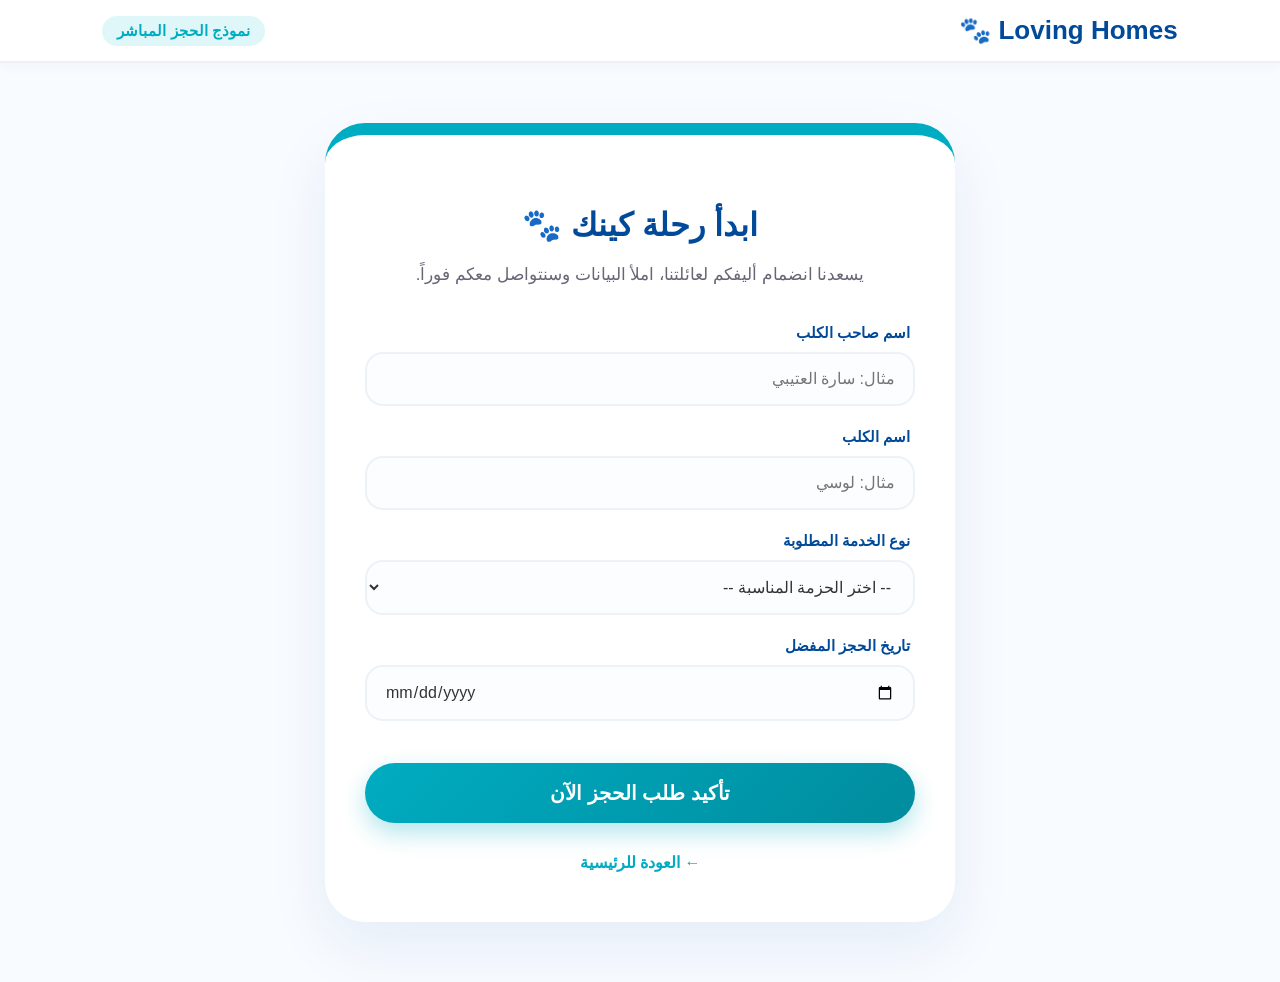
<file: booking.html>
<!DOCTYPE html>
<html lang="ar" dir="rtl">
<head>
    <meta charset="UTF-8">
    <meta name="viewport" content="width=device-width, initial-scale=1.0">
    <title>ابدأ الآن - Loving Homes</title>
    <style>
        /* إعدادات عامة */
        body {
            background-color: #f8fbff; /* لون خلفية هادئ وموحد */
            font-family: 'Segoe UI', Tahoma, Geneva, Verdana, sans-serif;
            margin: 0;
            padding: 0;
            color: #004a99;
            direction: rtl;
        }

        /* القائمة العلوية */
        .navbar {
            display: flex;
            justify-content: space-between;
            align-items: center;
            padding: 15px 8%;
            background: #ffffff;
            border-bottom: 2px solid #eef2f6;
            position: sticky;
            top: 0;
            z-index: 1000;
            box-shadow: 0 4px 12px rgba(0,0,0,0.03);
        }

        .logo { 
            font-weight: bold; 
            font-size: 26px; 
            color: #004a99; 
            text-decoration: none; 
            display: flex;
            align-items: center;
            gap: 12px;
        }

        .nav-status {
            color: #00acc1;
            font-weight: bold;
            font-size: 15px;
            background: #e0f7f9;
            padding: 6px 15px;
            border-radius: 20px;
        }

        /* حاوية النموذج */
        .form-container {
            display: flex;
            justify-content: center;
            align-items: center;
            padding: 60px 10%;
            min-height: 85vh;
        }

        .booking-card {
            background: #ffffff;
            width: 100%;
            max-width: 550px;
            padding: 50px 40px;
            border-radius: 40px;
            box-shadow: 0 25px 60px rgba(0, 74, 153, 0.08);
            text-align: center;
            border-top: 12px solid #00acc1;
            animation: slideUp 0.8s cubic-bezier(0.2, 0.8, 0.2, 1);
        }

        @keyframes slideUp {
            from { opacity: 0; transform: translateY(40px); }
            to { opacity: 1; transform: translateY(0); }
        }

        .booking-card h1 {
            font-size: 32px;
            margin-bottom: 12px;
            color: #004a99;
            font-weight: 800;
        }

        .booking-card p {
            color: #667;
            margin-bottom: 35px;
            font-size: 17px;
            line-height: 1.6;
        }

        /* تنسيق المدخلات */
        .form-group {
            text-align: right;
            margin-bottom: 22px;
        }

        label {
            display: block;
            margin-bottom: 10px;
            font-weight: 700;
            font-size: 15px;
            color: #004a99;
            padding-right: 5px;
        }

        input, select {
            width: 100%;
            padding: 16px 18px;
            border: 2px solid #edf2f7;
            border-radius: 18px;
            font-size: 16px;
            background-color: #fcfdfe;
            color: #333;
            transition: all 0.3s ease;
            box-sizing: border-box;
            font-family: inherit;
        }

        input:focus, select:focus {
            border-color: #00acc1;
            outline: none;
            background-color: #fff;
            box-shadow: 0 8px 20px rgba(0, 172, 193, 0.1);
            transform: translateY(-2px);
        }

        /* زر الإرسال المطور */
        .btn-submit {
            background: linear-gradient(135deg, #00acc1, #008c9e);
            color: white;
            border: none;
            padding: 18px;
            width: 100%;
            border-radius: 50px;
            font-weight: 800;
            font-size: 20px;
            cursor: pointer;
            transition: 0.4s;
            margin-top: 20px;
            box-shadow: 0 10px 25px rgba(0, 172, 193, 0.3);
        }

        .btn-submit:hover {
            transform: translateY(-4px);
            box-shadow: 0 15px 35px rgba(0, 172, 193, 0.4);
            filter: brightness(1.1);
        }

        .btn-back {
            display: inline-block;
            margin-top: 30px;
            color: #00acc1;
            text-decoration: none;
            font-size: 16px;
            font-weight: 600;
            transition: 0.3s;
        }

        .btn-back:hover {
            color: #004a99;
            transform: translateX(5px);
        }

        /* تحسين للموبايل */
        @media (max-width: 600px) {
            .form-container { padding: 40px 5%; }
            .booking-card { padding: 40px 25px; border-radius: 30px; }
            .booking-card h1 { font-size: 28px; }
        }
    </style>
</head>
<body>

    <nav class="navbar">
        <a href="index.html" class="logo">Loving Homes 🐾</a>
        <div class="nav-status">نموذج الحجز المباشر</div>
    </nav>

    <div class="form-container">
        <div class="booking-card">
            <h1>ابدأ رحلة كينك 🐾</h1>
            <p>يسعدنا انضمام أليفكم لعائلتنا، املأ البيانات وسنتواصل معكم فوراً.</p>

            <form>
                <div class="form-group">
                    <label>اسم صاحب الكلب</label>
                    <input type="text" placeholder="مثال: سارة العتيبي" required>
                </div>

                <div class="form-group">
                    <label>اسم الكلب</label>
                    <input type="text" placeholder="مثال: لوسي" required>
                </div>

                <div class="form-group">
                    <label>نوع الخدمة المطلوبة</label>
                    <select required>
                        <option value="" disabled selected>-- اختر الحزمة المناسبة --</option>
                        <option value="premium">الحزمة المميزة ⭐ (شاملة التصوير والوجبات)</option>
                        <option value="classic">الحزمة الكلاسيكية 🐾 (رعاية نهارية كاملة)</option>
                        <option value="daily">الحزمة اليومية ☀️ (للمشاوير السريعة)</option>
                    </select>
                </div>

                <div class="form-group">
                    <label>تاريخ الحجز المفضل</label>
                    <input type="date" required>
                </div>

                <button type="button" class="btn-submit" onclick="showSuccess()">
                    تأكيد طلب الحجز الآن
                </button>
            </form>

            <a href="index.html" class="btn-back">← العودة للرئيسية</a>
        </div>
    </div>

    <script>
        function showSuccess() {
            alert('شكرًا لثقتكم! تم استلام طلب الحجز الخاص بـ (أليفكم) بنجاح. فريق Loving Homes سيتواصل معكم خلال دقائق لتأكيد الموعد.');
        }
    </script>

</body>
</html>
</file>
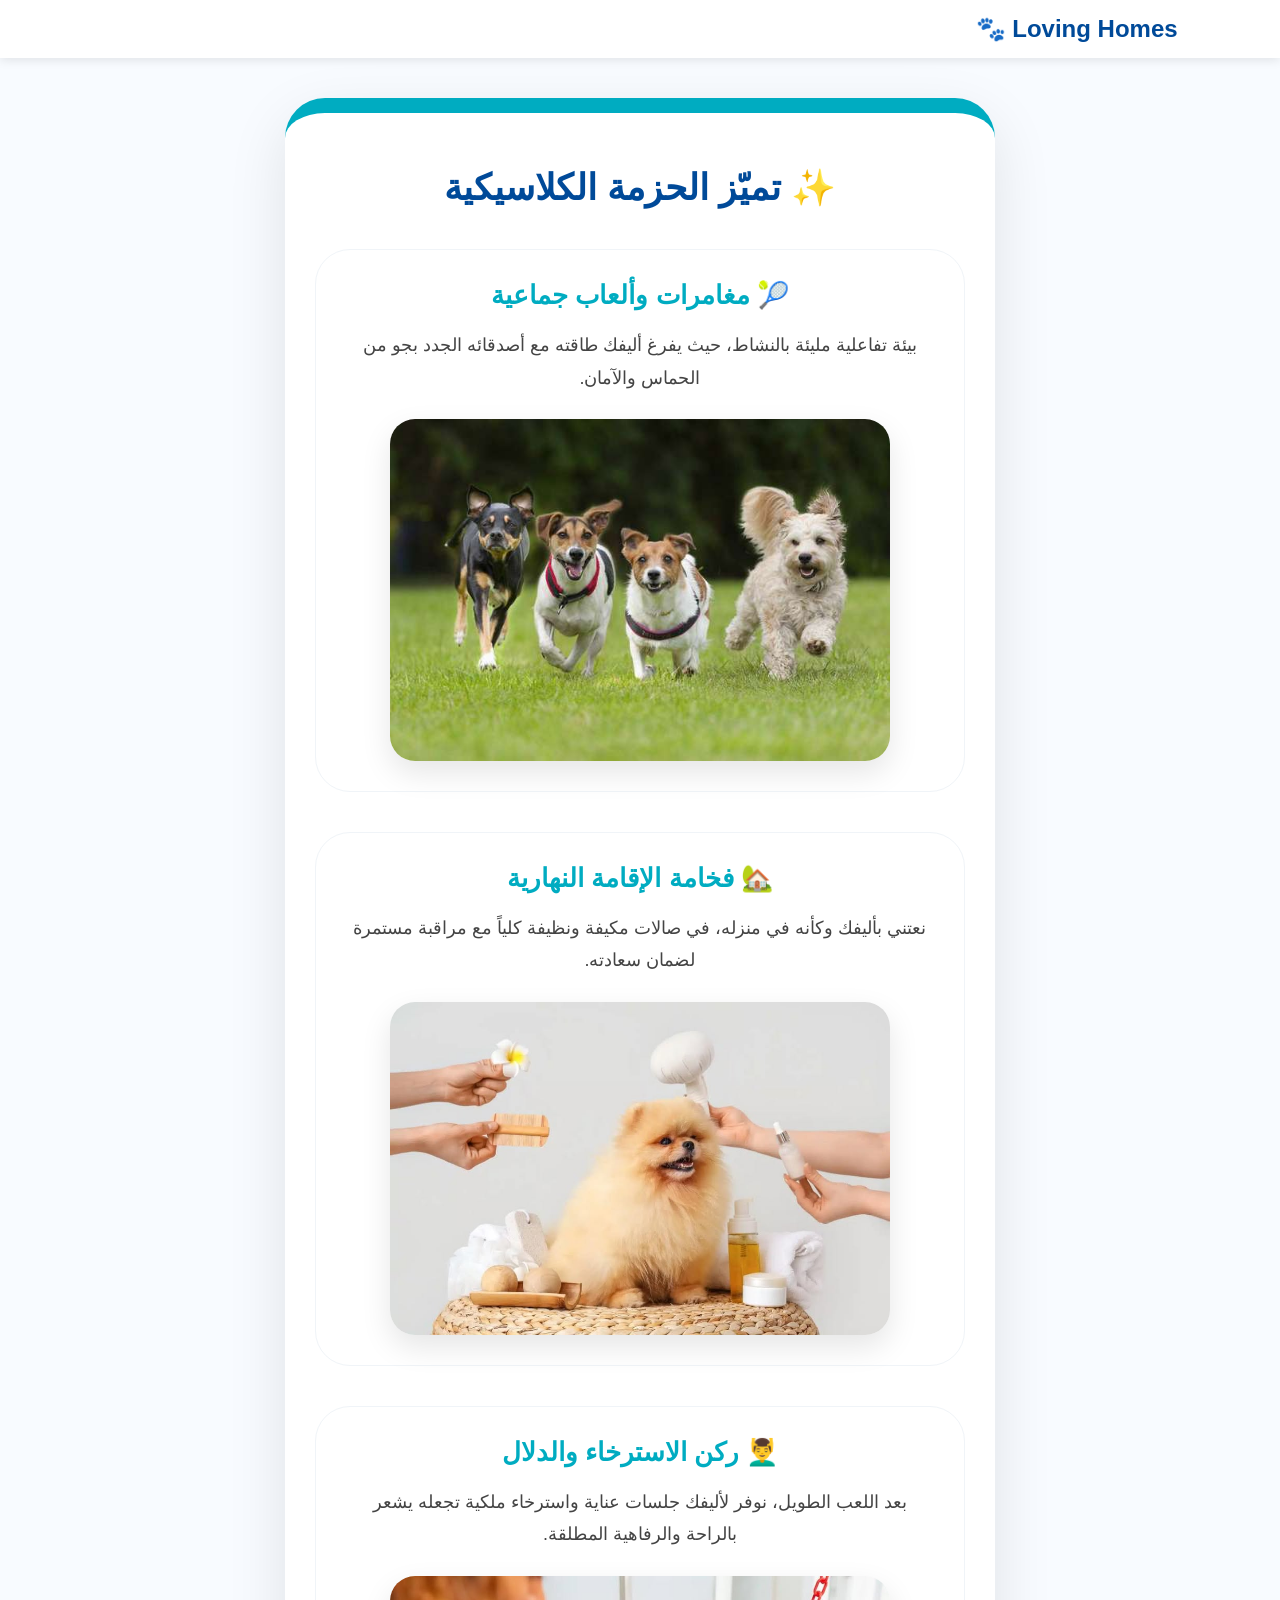
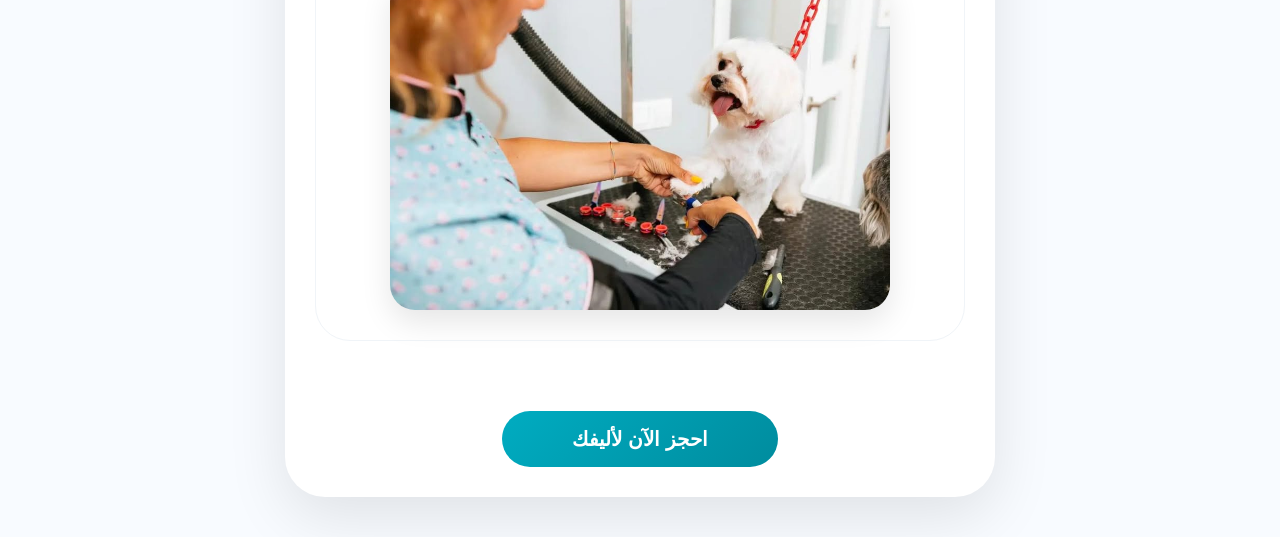
<file: classic.html>
<!DOCTYPE html>
<html lang="ar" dir="rtl">
<head>
    <meta charset="UTF-8">
    <meta name="viewport" content="width=device-width, initial-scale=1.0">
    <title>الحزمة الكلاسيكية - Loving Homes</title>
    <style>
        body { background-color: #f8fbff; font-family: 'Segoe UI', Tahoma, sans-serif; margin: 0; direction: rtl; color: #004a99; }
        .navbar { display: flex; justify-content: space-between; padding: 15px 8%; background: #fff; box-shadow: 0 2px 10px rgba(0,0,0,0.1); }
        .logo { font-weight: bold; font-size: 24px; text-decoration: none; color: #004a99; }
        .details-container { display: flex; justify-content: center; padding: 40px 5%; }
        
        .info-card { 
            background: #fff; 
            width: 100%; 
            max-width: 650px; 
            padding: 30px; 
            border-radius: 40px; 
            box-shadow: 0 20px 60px rgba(0,0,0,0.1); 
            border-top: 15px solid #00acc1; 
            text-align: center; 
        }

        .features-list { list-style: none; padding: 0; text-align: right; }
        .features-list li { 
            background: #ffffff; 
            border-radius: 35px; 
            margin-bottom: 40px; 
            padding: 30px; 
            border: 1px solid #f0f4f8; 
            transition: 0.3s;
        }

        .feature-title { font-size: 26px; font-weight: bold; color: #00acc1; display: block; margin-bottom: 12px; text-align: center; }
        .feature-desc { color: #444; font-size: 18px; margin-bottom: 25px; line-height: 1.8; text-align: center; font-weight: 500; }

        /* حاوية الصورة بحجم "وسط" */
        .img-container { 
            width: 85%;           
            margin: 0 auto;       
            border-radius: 25px; 
            overflow: hidden; 
            box-shadow: 0 12px 30px rgba(0,0,0,0.1);
        }
        
        .feature-img { width: 100%; height: auto; display: block; object-fit: cover; }

        .btn-back { 
            background: linear-gradient(135deg, #00acc1, #008c9e);
            color: white; 
            padding: 16px 70px; 
            border-radius: 50px; 
            text-decoration: none; 
            font-weight: bold; 
            font-size: 20px;
            display: inline-block; 
            margin-top: 30px; 
        }
    </style>
</head>
<body>

    <nav class="navbar">
        <a href="index.html" class="logo">Loving Homes 🐾</a>
    </nav>

    <div class="details-container">
        <div class="info-card">
            <h1 style="font-size: 36px; margin-bottom: 40px;">✨ تميّز الحزمة الكلاسيكية</h1>
            
            <ul class="features-list">
                <li>
                    <span class="feature-title">🎾 مغامرات وألعاب جماعية</span>
                    <p class="feature-desc">بيئة تفاعلية مليئة بالنشاط، حيث يفرغ أليفك طاقته مع أصدقائه الجدد بجو من الحماس والآمان.</p>
                    <div class="img-container">
                        <img src="image_fa4d1f.jpg" alt="لعب جماعي" class="feature-img">
                    </div>
                </li>

                <li>
                    <span class="feature-title">🏡 فخامة الإقامة النهارية</span>
                    <p class="feature-desc">نعتني بأليفك وكأنه في منزله، في صالات مكيفة ونظيفة كلياً مع مراقبة مستمرة لضمان سعادته.</p>
                    <div class="img-container">
                        <img src="image_fa4ce2.jpg" alt="رعاية نهارية" class="feature-img">
                    </div>
                </li>

                <li>
                    <span class="feature-title">💆‍♂️ ركن الاسترخاء والدلال</span>
                    <p class="feature-desc">بعد اللعب الطويل، نوفر لأليفك جلسات عناية واسترخاء ملكية تجعله يشعر بالراحة والرفاهية المطلقة.</p>
                    <div class="img-container">
                        <img src="relax.jpg" alt="دلال واسترخاء" class="feature-img">
                    </div>
                </li>
            </ul>

            <a href="index.html" class="btn-back">احجز الآن لأليفك</a>
        </div>
    </div>

</body>
</html>
</file>
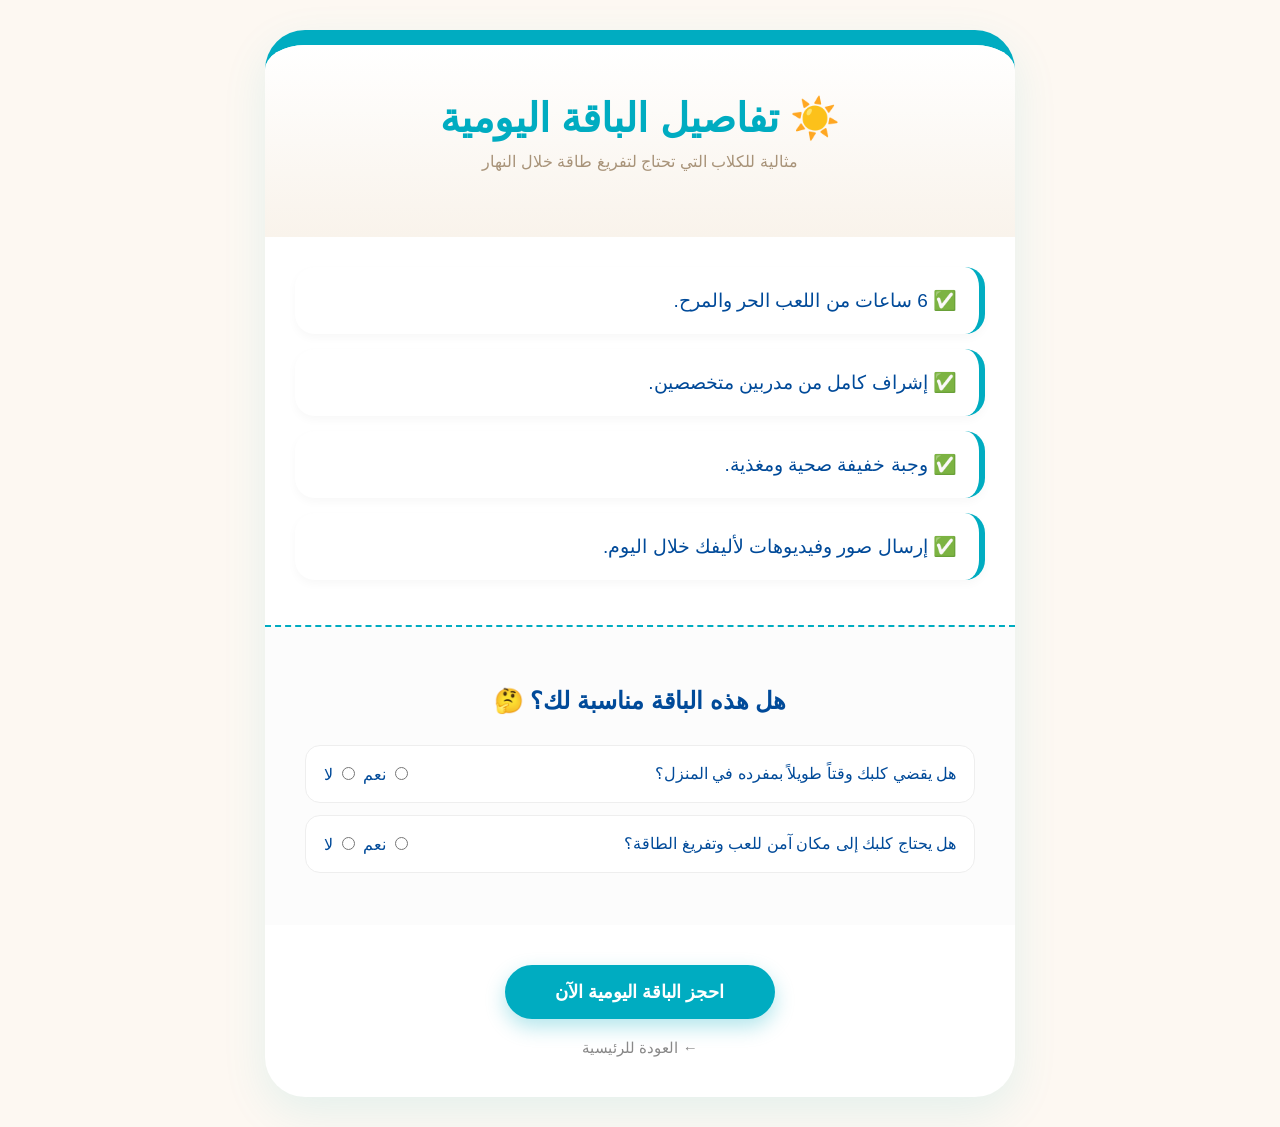
<file: daily.html>
<!DOCTYPE html>
<html lang="ar" dir="rtl">
<head>
    <meta charset="UTF-8">
    <meta name="viewport" content="width=device-width, initial-scale=1.0">
    <title>تفاصيل الباقة اليومية - Loving Homes</title>
    <style>
        :root {
            /* اللون التيركوازي من صورك */
            --cyan-color: #00acc1; 
            --beige-bg: #fdf8f2;
            --dark-blue: #004a99;
        }

        body {
            background-color: var(--beige-bg);
            font-family: 'Segoe UI', Tahoma, sans-serif;
            margin: 0;
            display: flex;
            justify-content: center;
            padding: 30px 15px;
            color: var(--dark-blue);
        }

        .container {
            background-color: white;
            width: 100%;
            max-width: 750px;
            border-radius: 40px;
            box-shadow: 0 15px 45px rgba(0, 172, 193, 0.1);
            overflow: hidden;
            /* شريط علوي تيركوازي */
            border-top: 15px solid var(--cyan-color); 
        }

        .header-section {
            padding: 50px 20px;
            text-align: center;
            background: linear-gradient(to bottom, #ffffff, #f9f3eb);
        }

        .header-section h1 { 
            color: var(--cyan-color); 
            font-size: clamp(28px, 5vw, 40px);
            margin: 0;
        }

        .info-grid {
            padding: 30px;
        }

        .feature-box {
            background-color: #ffffff;
            padding: 22px;
            border-radius: 20px;
            margin-bottom: 15px;
            display: flex;
            align-items: center;
            gap: 15px;
            border-right: 6px solid var(--cyan-color); 
            font-size: 19px;
            box-shadow: 0 4px 10px rgba(0,0,0,0.03);
        }

        .quiz-area {
            padding: 40px;
            background-color: #fcfcfc;
            border-top: 2px dashed var(--cyan-color);
        }

        .quiz-title {
            text-align: center;
            color: var(--dark-blue);
            margin-bottom: 30px;
            font-size: 24px;
        }

        .q-card {
            background: white;
            padding: 18px;
            border-radius: 15px;
            margin-bottom: 12px;
            border: 1px solid #eee;
            display: flex;
            justify-content: space-between;
            align-items: center;
        }

        .btn-main {
            background-color: var(--cyan-color);
            color: white;
            padding: 16px 50px;
            border-radius: 35px;
            text-decoration: none;
            font-weight: bold;
            display: inline-block;
            font-size: 18px;
            box-shadow: 0 8px 20px rgba(0, 172, 193, 0.3);
        }

        .footer {
            text-align: center;
            padding: 40px;
        }

        .back-link {
            display: block;
            margin-top: 20px;
            color: #888;
            text-decoration: none;
            font-size: 15px;
        }
    </style>
</head>
<body>

    <div class="container">
        <div class="header-section">
            <h1>☀️ تفاصيل الباقة اليومية</h1>
            <p style="color: #a89379; margin-top: 10px;">مثالية للكلاب التي تحتاج لتفريغ طاقة خلال النهار</p>
        </div>

        <div class="info-grid">
            <div class="feature-box">✅ 6 ساعات من اللعب الحر والمرح.</div>
            <div class="feature-box">✅ إشراف كامل من مدربين متخصصين.</div>
            <div class="feature-box">✅ وجبة خفيفة صحية ومغذية.</div>
            <div class="feature-box">✅ إرسال صور وفيديوهات لأليفك خلال اليوم.</div>
        </div>

        <div class="quiz-area">
            <h2 class="quiz-title">هل هذه الباقة مناسبة لك؟ 🤔</h2>
            
            <div class="q-card">
                <span>هل يقضي كلبك وقتاً طويلاً بمفرده في المنزل؟</span>
                <div class="options">
                    <label><input type="radio" name="q1"> نعم</label>
                    <label><input type="radio" name="q1"> لا</label>
                </div>
            </div>

            <div class="q-card">
                <span>هل يحتاج كلبك إلى مكان آمن للعب وتفريغ الطاقة؟</span>
                <div class="options">
                    <label><input type="radio" name="q2"> نعم</label>
                    <label><input type="radio" name="q2"> لا</label>
                </div>
            </div>
        </div>

        <div class="footer">
            <a href="booking.html" class="btn-main">احجز الباقة اليومية الآن</a>
            <a href="index.html" class="back-link">← العودة للرئيسية</a>
        </div>
    </div>

</body>
</html>
</file>
